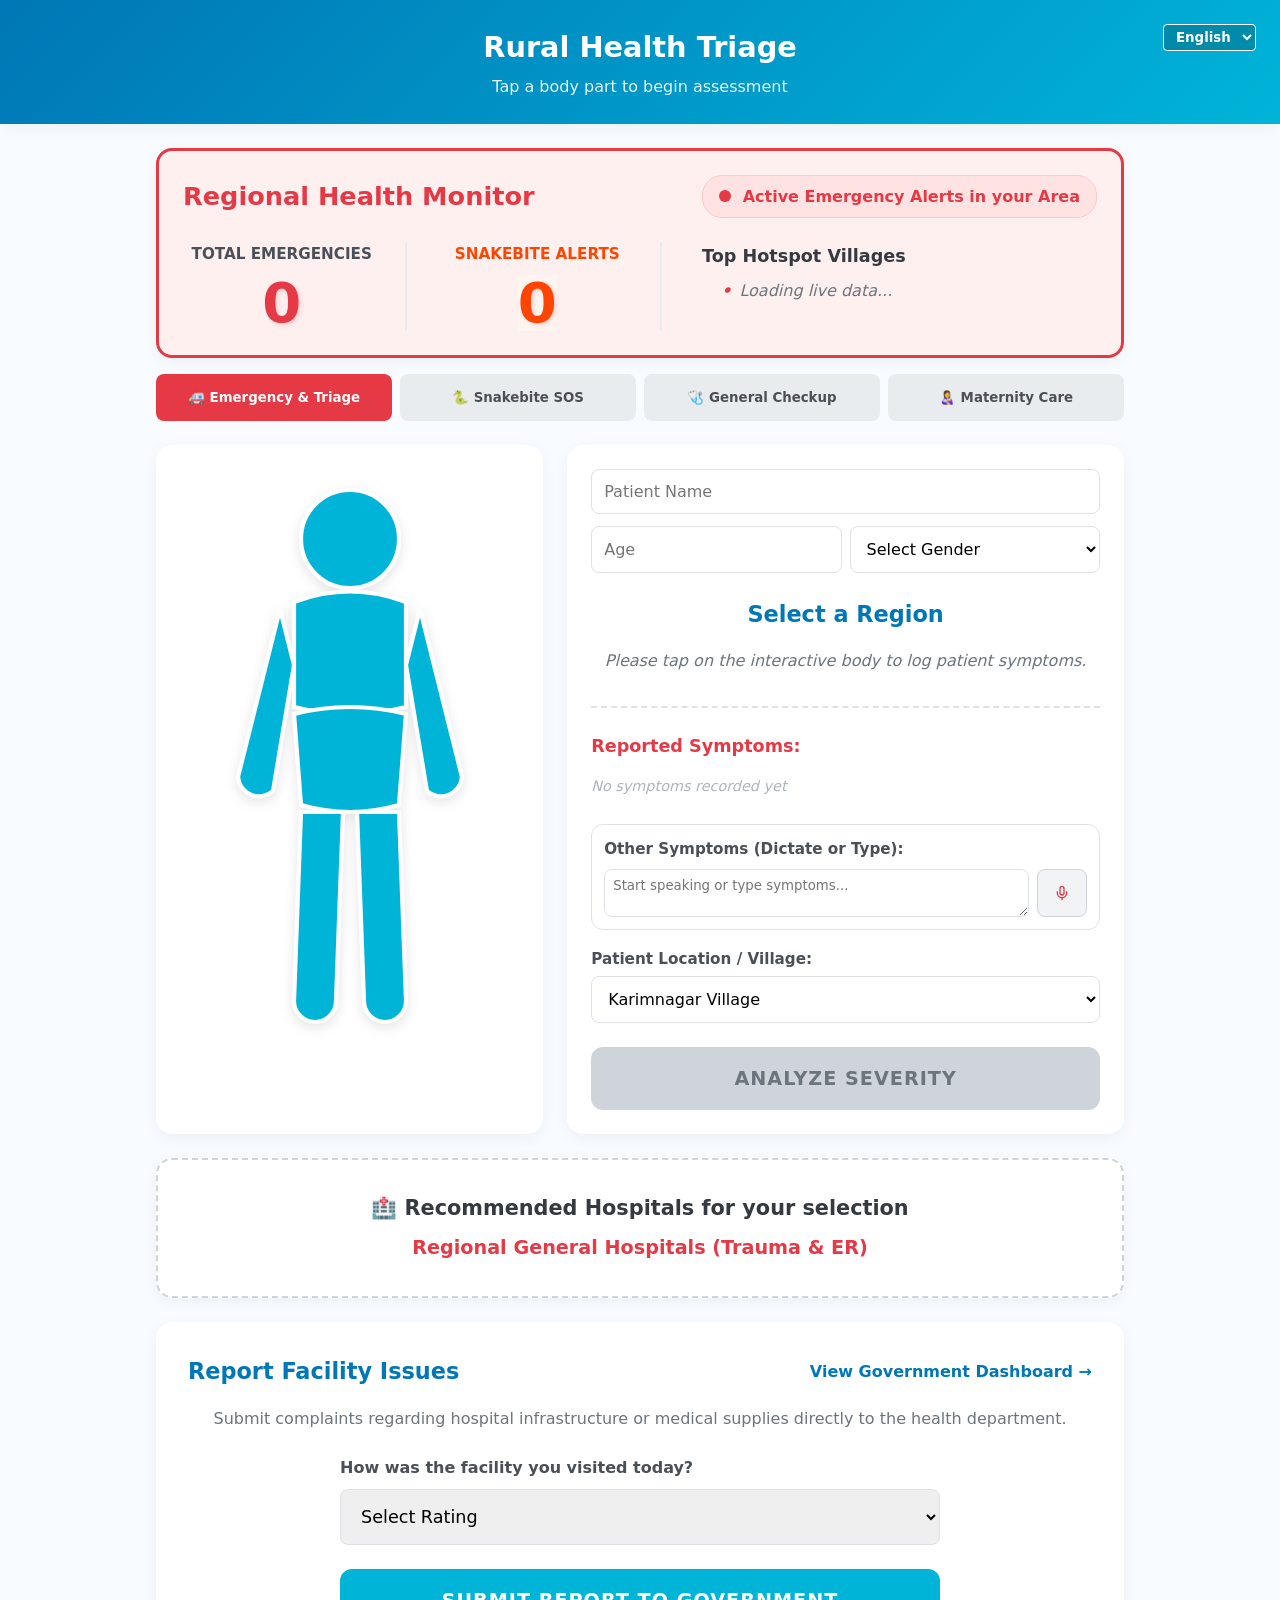
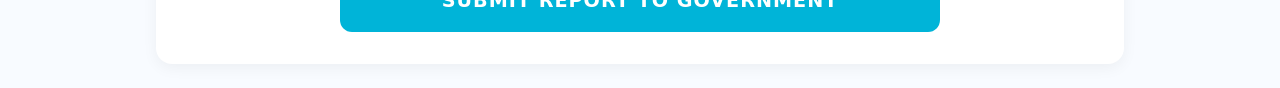
<file: index.html>
<!DOCTYPE html>
<html lang="en">
<head>
    <meta charset="UTF-8">
    <meta name="viewport" content="width=device-width, initial-scale=1.0">
    <title>Rural Health Triage</title>
    <link rel="stylesheet" href="style.css">
    <link rel="manifest" href="manifest.json">
    <meta name="theme-color" content="#0077b6">
</head>
<body>
    <header style="position: relative;">
        <h1 data-i18n="title">Rural Health Triage</h1>
        <p data-i18n="subtitle">Tap a body part to begin assessment</p>
        <div class="lang-toggle" style="position: absolute; top: 1.5rem; right: 1.5rem;">
            <select id="lang-select" style="padding: 0.25rem 0.5rem; border-radius: 4px; border: 1px solid white; font-weight: bold; background: rgba(0,0,0,0.2); color: white; cursor: pointer;">
                <option value="en" style="color: black;">English</option>
                <option value="te" style="color: black;">తెలుగు</option>
            </select>
        </div>
    </header>
    
    <!-- Regional Health Monitor Section -->
    <section class="container" style="margin-top: 1.5rem; margin-bottom: 0;">
        <div class="health-monitor">
            <div class="monitor-header">
                <h2>Regional Health Monitor</h2>
                <div class="status-box">
                    <div class="pulsing-dot"></div>
                    <span>Active Emergency Alerts in your Area</span>
                </div>
            </div>
            <div class="monitor-content" style="display: flex; gap: 2rem; align-items: stretch; flex-wrap: wrap; text-align: center;">
                <div style="flex: 1; border-right: 2px solid #e9ecef; padding-right: 1.5rem; display: flex; flex-direction: column; justify-content: center;">
                    <div style="font-size: 0.95rem; font-weight: bold; color: #495057; text-transform: uppercase; margin-bottom: 0.5rem;" data-i18n="total_emergencies">Total Emergencies</div>
                    <div class="big-red-number" id="monitor-total" style="font-size: 3.5rem; margin: 0 auto;">0</div>
                </div>
                <div style="flex: 1; border-right: 2px solid #e9ecef; padding-right: 1.5rem; display: flex; flex-direction: column; justify-content: center;">
                    <div style="font-size: 0.95rem; font-weight: bold; color: #ff4500; text-transform: uppercase; margin-bottom: 0.5rem;">Snakebite Alerts</div>
                    <div class="big-red-number" id="monitor-snakebites" style="font-size: 3.5rem; color: #ff4500; border-color: #ff4500; background-color: #fff5f0; margin: 0 auto;">0</div>
                </div>
                <div class="hotspots" style="flex: 2; text-align: left; padding-left: 0.5rem;">
                    <h3 style="margin-top: 0; margin-bottom: 0.5rem; font-size: 1.1rem; color: #343a40;">Top Hotspot Villages</h3>
                    <ul id="monitor-hotspots" style="margin: 0; padding-left: 1.2rem;">
                        <li style="color: #6c757d; font-style: italic;">Loading live data...</li>
                    </ul>
                </div>
            </div>
        </div>
    </section>

    <!-- Pillar Navigation -->
    <div class="pillar-nav container" style="margin-top: 1rem; margin-bottom: 0; display: flex; gap: 0.5rem; overflow-x: auto;">
        <button class="pillar-btn active" data-target="pillar-triage" data-hospital="Regional General Hospitals (Trauma & ER)" style="flex: 1; padding: 1rem; border: none; border-radius: 8px; font-weight: bold; background: var(--red); color: white; cursor: pointer; transition: 0.2s;">🚑 Emergency & Triage</button>
        <button class="pillar-btn" data-target="pillar-snakebite" data-hospital="Regional General Hospitals (Trauma & ER)" style="flex: 1; min-width: 150px; padding: 1rem; border: none; border-radius: 8px; font-weight: bold; background: #e9ecef; color: #495057; cursor: pointer; transition: 0.2s;">🐍 Snakebite SOS</button>
        <button class="pillar-btn" data-target="pillar-general" data-hospital="City Cardiac & Diabetic Centers" style="flex: 1; padding: 1rem; border: none; border-radius: 8px; font-weight: bold; background: #e9ecef; color: #495057; cursor: pointer; transition: 0.2s;">🩺 General Checkup</button>
        <button class="pillar-btn" data-target="pillar-maternity" data-hospital="District Maternity Home & Care Clinics" style="flex: 1; min-width: 150px; padding: 1rem; border: none; border-radius: 8px; font-weight: bold; background: #e9ecef; color: #495057; cursor: pointer; transition: 0.2s;">👩‍🍼 Maternity Care</button>
    </div>

    <main class="pillars-wrapper">
        <!-- Pillar 1: Emergency & Triage -->
        <div id="pillar-triage" class="pillar-content container active-pillar">
        <!-- Interactive Silhouette Section -->
        <section class="silhouette-section" aria-label="Interactive Human Silhouette">
            <svg viewBox="0 0 200 400" xmlns="http://www.w3.org/2000/svg" class="human-silhouette">
                <!-- Head -->
                <circle cx="100" cy="50" r="35" id="head" class="body-part" data-part="Head" />
                
                <!-- Chest -->
                <path d="M 60 95 Q 100 80 140 95 L 140 170 Q 100 180 60 170 Z" id="chest" class="body-part" data-part="Chest" />
                
                <!-- Stomach -->
                <path d="M 60 175 Q 100 165 140 175 L 135 240 Q 100 250 65 240 Z" id="stomach" class="body-part" data-part="Stomach" />
                
                <!-- Left Arm -->
                <path d="M 50 100 L 20 220 A 15 15 0 0 0 45 230 L 60 140 Z" id="left-arm" class="body-part" data-part="Limbs" />
                
                <!-- Right Arm -->
                <path d="M 150 100 L 180 220 A 15 15 0 0 1 155 230 L 140 140 Z" id="right-arm" class="body-part" data-part="Limbs" />
                
                <!-- Left Leg -->
                <path d="M 65 245 L 60 380 A 15 15 0 0 0 90 380 L 95 245 Z" id="left-leg" class="body-part" data-part="Limbs" />
                
                <!-- Right Leg -->
                <path d="M 135 245 L 140 380 A 15 15 0 0 1 110 380 L 105 245 Z" id="right-leg" class="body-part" data-part="Limbs" />
            </svg>
        </section>

        <!-- Symptoms Sidebar Section -->
        <section class="sidebar">
            <div class="patient-details" style="margin-bottom: 1.5rem; display: flex; flex-direction: column; gap: 0.75rem;">
                <input type="text" id="patientName" placeholder="Patient Name" style="padding: 0.75rem; border-radius: 8px; border: 1px solid var(--border); font-size: 1rem;" required>
                <div style="display: flex; gap: 0.5rem;">
                    <input type="number" id="patientAge" placeholder="Age" style="flex: 1; padding: 0.75rem; border-radius: 8px; border: 1px solid var(--border); font-size: 1rem;" required min="0">
                    <select id="patientGender" style="flex: 1; padding: 0.75rem; border-radius: 8px; border: 1px solid var(--border); font-size: 1rem; background-color: var(--white); cursor: pointer;" required>
                        <option value="">Select Gender</option>
                        <option value="Male">Male</option>
                        <option value="Female">Female</option>
                        <option value="Other">Other</option>
                    </select>
                </div>
            </div>
            
            <div id="selection-area">
                <h2 id="current-part-title" data-i18n="region_select">Select a Region</h2>
                <p id="instruction-text" data-i18n="instruction">Please tap on the interactive body to logging patient symptoms.</p>
                <form id="symptom-form">
                    <div id="symptoms-container">
                        <!-- Checkboxes will be injected here via JS -->
                    </div>
                </form>
            </div>
            
            <div class="summary-area">
                <div class="selected-summary">
                    <h3 data-i18n="reported" style="color: var(--red);">Emergency & Injury Triage:</h3>
                    <ul id="selected-list">
                        <!-- Selected items shown here -->
                        <li class="empty-state" data-i18n="no_symptoms">No symptoms recorded yet</li>
                    </ul>
                </div>
                
                <!-- Web Speech API Input Area -->
                <div class="voice-input-section" style="margin-top: 1rem; border: 1px solid var(--border); padding: 0.75rem; border-radius: 12px; background: #fff;">
                    <h3 style="font-size: 0.95rem; margin-bottom: 0.5rem; color: #495057;" data-i18n="other_symptoms">Other Symptoms (Dictate or Type):</h3>
                    <div style="display: flex; gap: 0.5rem;">
                        <textarea id="spoken-symptoms" rows="2" placeholder="Start speaking or type symptoms..." style="flex: 1; padding: 0.5rem; border-radius: 8px; border: 1px solid var(--border); resize: vertical; font-family: inherit;" data-i18n="voice_placeholder"></textarea>
                        <button type="button" id="mic-btn" style="margin: 0; padding: 0 1rem; display: flex; align-items: center; justify-content: center; background-color: #f1f3f5; border: 1px solid #ced4da; border-radius: 8px; width: 50px; cursor: pointer; color: var(--red); transition: all 0.2s;" title="Start Web Speech Record">
                            <svg width="24" height="24" viewBox="0 0 24 24" fill="none" stroke="currentColor" stroke-width="2" stroke-linecap="round" stroke-linejoin="round"><path d="M12 2a3 3 0 0 0-3 3v7a3 3 0 0 0 6 0V5a3 3 0 0 0-3-3z"></path><path d="M19 10v2a7 7 0 0 1-14 0v-2"></path><line x1="12" y1="19" x2="12" y2="22"></line></svg>
                        </button>
                    </div>
                </div>
                
                <div class="location-select" style="margin-top: 1rem; margin-bottom: 0.5rem;">
                    <label for="village-select" style="font-weight: 600; font-size: 0.95rem; color: #495057;" data-i18n="village_label">Patient Location / Village:</label>
                    <select id="village-select" style="width: 100%; padding: 0.75rem; border-radius: 8px; border: 1px solid var(--border); margin-top: 0.25rem; font-size: 1rem; background-color: var(--white); cursor: pointer;">
                        <option value="Karimnagar">Karimnagar Village</option>
                        <option value="Warangal">Warangal Outpost</option>
                        <option value="Nizamabad">Nizamabad Clinic</option>
                        <option value="Khammam">Khammam Center</option>
                        <option value="Adilabad">Adilabad Post</option>
                    </select>
                </div>
                
                <button type="button" id="check-severity-btn" class="btn-primary" data-i18n="analyze_btn" disabled>Analyze Severity</button>
            </div>
        </div>

        <!-- Pillar 2: Snakebite SOS -->
        <div id="pillar-snakebite" class="pillar-content container hidden">
            <style>
                @keyframes pulseBorder {
                    0% { box-shadow: 0 0 0 0 rgba(255, 69, 0, 0.7); }
                    70% { box-shadow: 0 0 0 15px rgba(255, 69, 0, 0); }
                    100% { box-shadow: 0 0 0 0 rgba(255, 69, 0, 0); }
                }
            </style>
            <div style="background: #fff5f0; border-radius: var(--radius); padding: 2.5rem; width: 100%; border: 4px solid #ff4500; animation: pulseBorder 1.5s infinite;">
                <h2 style="color: #ff4500; margin-top: 0; margin-bottom: 1.5rem; font-size: 2rem; display: flex; align-items: center; gap: 0.5rem; font-weight: 900; text-transform: uppercase;">🚨 SNAKEBITE EMERGENCY 🚨</h2>
                <div style="display: flex; flex-direction: column; gap: 1.5rem; max-width: 600px;">
                    <div style="display: flex; gap: 0.5rem; flex-wrap: wrap;">
                        <input type="text" id="sb-name" placeholder="Patient Name" style="flex: 1 1 100%; padding: 0.75rem; border-radius: 8px; border: 1px solid #ff9e80; font-size: 1rem;" required>
                        <input type="number" id="sb-age" placeholder="Age" style="flex: 1; padding: 0.75rem; border-radius: 8px; border: 1px solid #ff9e80; font-size: 1rem;" required min="0">
                        <select id="sb-gender" style="flex: 1; padding: 0.75rem; border-radius: 8px; border: 1px solid #ff9e80; font-size: 1rem; background-color: var(--white); cursor: pointer;" required>
                            <option value="">Select Gender</option>
                            <option value="Male">Male</option>
                            <option value="Female">Female</option>
                            <option value="Other">Other</option>
                        </select>
                    </div>

                    <div style="display: grid; grid-template-columns: 1fr 1fr; gap: 1rem;">
                        <div>
                            <label style="font-weight: bold; color: #495057; display: block; margin-bottom: 0.5rem;">Type of Snake</label>
                            <select id="sb-type" style="width: 100%; padding: 1rem; border-radius: 8px; border: 1px solid #ff9e80; font-size: 1.1rem; background-color: var(--white); cursor: pointer;">
                                <option value="Unknown" selected>Unknown / Unsure</option>
                                <option value="Cobra">Cobra</option>
                                <option value="Krait">Krait</option>
                                <option value="Viper">Viper</option>
                                <option value="Non-venomous">Non-venomous</option>
                            </select>
                        </div>
                        <div>
                            <label style="font-weight: bold; color: #495057; display: block; margin-bottom: 0.5rem;">Time of Bite</label>
                            <input type="time" id="sb-time" style="width: 100%; padding: 1rem; border-radius: 8px; border: 1px solid #ff9e80; font-size: 1.1rem;">
                        </div>
                    </div>

                    <div>
                        <label style="font-weight: bold; color: #495057; display: block; margin-bottom: 0.5rem;">Symptoms</label>
                        <textarea id="sb-symptoms" rows="3" placeholder="e.g. swelling, drooping eyelids, bleeding, difficulty breathing..." style="width: 100%; padding: 1rem; border-radius: 8px; border: 1px solid #ff9e80; font-size: 1.1rem; font-family: inherit; resize: vertical;"></textarea>
                    </div>
                    
                    <button type="button" id="sb-submit-btn" style="background-color: #ff4500; color: white; border: none; padding: 1.5rem; border-radius: 16px; font-size: 1.5rem; font-weight: 900; cursor: pointer; text-transform: uppercase; margin-top: 1rem; box-shadow: 0 8px 15px rgba(255, 69, 0, 0.4); width: 100%;">Get Life-Saving Advice</button>
                    
                    <div id="sb-result" class="hidden" style="margin-top: 1rem; padding: 1.5rem; background: #fffcf2; border: 2px dashed #ff4500; border-radius: 8px; text-align: left;">
                        <h4 style="color: #ff4500; margin-top: 0; margin-bottom: 0.5rem; display: flex; align-items: center; gap: 0.5rem; font-size: 1.3rem;"><span>✨</span> Gemini AI Insight</h4>
                        <p id="ai-text-snakebite" style="color: #444; font-size: 16px; font-weight: 400 !important; font-family: 'Segoe UI', Tahoma, Geneva, Verdana, sans-serif; line-height: 1.8; text-align: justify; margin: 0; white-space: pre-wrap;"></p>
                    </div>
                </div>
            </div>
        </div>

        <!-- Pillar 3: General Checkup -->
        <div id="pillar-general" class="pillar-content container hidden">
            <div style="background: var(--white); border-radius: var(--radius); padding: 2.5rem; width: 100%; box-shadow: var(--shadow); border-top: 5px solid var(--blue);">
                <h2 style="color: var(--blue); margin-top: 0; margin-bottom: 1.5rem; font-size: 1.8rem;">Chronic Disease Monitoring</h2>
                <div style="display: flex; flex-direction: column; gap: 1.5rem; max-width: 500px;">
                    <div style="display: flex; gap: 0.5rem; flex-wrap: wrap;">
                        <input type="text" id="gen-name" placeholder="Patient Name" style="flex: 1 1 100%; padding: 0.75rem; border-radius: 8px; border: 1px solid var(--border); font-size: 1rem;" required>
                        <input type="number" id="gen-age" placeholder="Age" style="flex: 1; padding: 0.75rem; border-radius: 8px; border: 1px solid var(--border); font-size: 1rem;" required min="0">
                        <select id="gen-gender" style="flex: 1; padding: 0.75rem; border-radius: 8px; border: 1px solid var(--border); font-size: 1rem; background-color: var(--white); cursor: pointer;" required>
                            <option value="">Select Gender</option>
                            <option value="Male">Male</option>
                            <option value="Female">Female</option>
                            <option value="Other">Other</option>
                        </select>
                    </div>
                    <div>
                        <label style="font-weight: bold; color: #495057; display: block; margin-bottom: 0.5rem;">Blood Pressure (Systolic/Diastolic)</label>
                        <div style="display: flex; gap: 0.5rem; align-items: center;">
                            <input type="number" id="bp-sys" placeholder="120" style="flex: 1; padding: 1rem; border-radius: 8px; border: 1px solid var(--border); font-size: 1.1rem;">
                            <span style="font-size: 1.5rem; color: #adb5bd;">/</span>
                            <input type="number" id="bp-dia" placeholder="80" style="flex: 1; padding: 1rem; border-radius: 8px; border: 1px solid var(--border); font-size: 1.1rem;">
                            <span style="font-weight: bold; color: #6c757d; margin-left: 0.5rem;">mmHg</span>
                        </div>
                    </div>
                    <div>
                        <label style="font-weight: bold; color: #495057; display: block; margin-bottom: 0.5rem;">Blood Sugar Level</label>
                        <div style="display: flex; gap: 0.5rem; align-items: center;">
                            <input type="number" id="blood-sugar" placeholder="e.g. 140" style="flex: 1; padding: 1rem; border-radius: 8px; border: 1px solid var(--border); font-size: 1.1rem;">
                            <span style="font-weight: bold; color: #6c757d;">mg/dL</span>
                        </div>
                    </div>
                    <button type="button" id="check-general-btn" style="background-color: var(--blue); color: white; border: none; padding: 1.25rem; border-radius: 12px; font-size: 1.2rem; font-weight: bold; cursor: pointer; text-transform: uppercase; margin-top: 1rem; box-shadow: 0 4px 10px rgba(0, 119, 182, 0.3);">Save & Analyze Readings</button>
                    
                    <p id="general-confirm" class="hidden" style="color: var(--green); margin-bottom: 0; font-weight: bold;">&#10003; Health Record Updated.</p>
                    <div id="general-result" class="hidden" style="margin-top: 0.5rem; padding: 1.5rem; background: #eaf6ff; border: 2px solid var(--blue); border-radius: 8px;">
                        <div style="display: flex; align-items: center; justify-content: space-between; margin-bottom: 0.5rem;">
                            <h3 id="general-warning" style="color: var(--blue); margin: 0;">Assessment Details</h3>
                            <span id="chronic-badge" class="hidden" style="padding: 0.4rem 0.8rem; border-radius: 12px; font-weight: bold; font-size: 0.85rem; color: white;"></span>
                        </div>
                        <p id="general-plan" style="color: #495057; font-weight: 500;">Please enter your readings and review.</p>
                        
                        <div id="ai-suggestion-chronic" class="hidden" style="margin-top: 1rem; padding: 1rem; background: #fffcf2; border: 2px dashed #ffb703; border-radius: 8px; text-align: left;">
                            <h4 style="color: #d4a373; margin-top: 0; margin-bottom: 0.5rem; display: flex; align-items: center; gap: 0.5rem; font-size: 1.1rem;"><span>✨</span> Gemini AI Suggestion</h4>
                            <p id="ai-text-chronic" style="color: #444; font-size: 16px; font-weight: 400 !important; font-family: 'Segoe UI', Tahoma, Geneva, Verdana, sans-serif; line-height: 1.8; text-align: justify; margin: 0; white-space: pre-wrap;"></p>
                        </div>
                    </div>
                </div>
            </div>
        </div>

        <!-- Pillar 4: Maternity Care -->
        <div id="pillar-maternity" class="pillar-content container hidden">
            <div style="background: var(--white); border-radius: var(--radius); padding: 2.5rem; width: 100%; box-shadow: var(--shadow); border-top: 5px solid var(--pink);">
                <h2 style="color: var(--pink); margin-top: 0; margin-bottom: 1.5rem; font-size: 1.8rem;">Maternal Health Tracker</h2>
                <div style="display: flex; flex-direction: column; gap: 1.5rem; max-width: 500px;">
                    <div style="display: flex; gap: 0.5rem;">
                        <input type="text" id="mat-name" placeholder="Patient Name" style="flex: 2; padding: 0.75rem; border-radius: 8px; border: 1px solid var(--border); font-size: 1rem;" required>
                        <input type="number" id="mat-age" placeholder="Age" style="flex: 1; padding: 0.75rem; border-radius: 8px; border: 1px solid var(--border); font-size: 1rem;" required min="0">
                    </div>
                    <div>
                        <label style="font-weight: bold; color: #495057; display: block; margin-bottom: 0.5rem;">Months of Pregnancy: <span id="preg-months-display" style="color: var(--pink); font-size: 1.2rem; margin-left: 0.5rem;">5</span></label>
                        <input type="range" id="preg-months" min="1" max="9" value="5" style="width: 100%; cursor: pointer; accent-color: var(--pink);">
                    </div>
                    <div>
                        <label style="font-weight: bold; color: #495057; display: block; margin-bottom: 0.5rem;">Current Symptoms</label>
                        <textarea id="preg-symptoms" rows="3" placeholder="e.g. Swelling, Dizziness, Nausea..." style="width: 100%; padding: 1rem; border-radius: 8px; border: 1px solid var(--border); font-size: 1.1rem; font-family: inherit; resize: vertical;"></textarea>
                    </div>
                    <button type="button" id="check-maternity-btn" style="background-color: var(--pink); color: white; border: none; padding: 1.25rem; border-radius: 12px; font-size: 1.2rem; font-weight: bold; cursor: pointer; text-transform: uppercase; margin-top: 1rem; box-shadow: 0 4px 10px rgba(216, 27, 96, 0.3);">Save & Review Maternal Health</button>
                    
                    <p id="maternity-confirm" class="hidden" style="color: var(--green); margin-bottom: 0; font-weight: bold;">&#10003; Health Record Updated.</p>
                    <div id="maternity-result" class="hidden" style="margin-top: 0.5rem; padding: 1.5rem; background: #fce4ec; border: 2px solid var(--pink); border-radius: 8px;">
                        <h3 id="maternity-action" style="color: var(--pink); margin-bottom: 0.5rem;">Clinic Referral</h3>
                        <p id="maternity-plan" style="color: #495057; font-weight: 500;">Reviewing symptoms...</p>
                        
                        <div id="ai-suggestion-maternity" class="hidden" style="margin-top: 1rem; padding: 1rem; background: #fffcf2; border: 2px dashed #ffb703; border-radius: 8px; text-align: left;">
                            <h4 style="color: #d4a373; margin-top: 0; margin-bottom: 0.5rem; display: flex; align-items: center; gap: 0.5rem; font-size: 1.1rem;"><span>✨</span> Gemini AI Suggestion</h4>
                            <p id="ai-text-maternity" style="color: #444; font-size: 16px; font-weight: 400 !important; font-family: 'Segoe UI', Tahoma, Geneva, Verdana, sans-serif; line-height: 1.8; text-align: justify; margin: 0; white-space: pre-wrap;"></p>
                        </div>
                    </div>
                </div>
            </div>
        </div>

        <!-- Shared Recommended Hospitals Section -->
        <div class="container" style="margin-top: 0;">
            <div style="background: var(--white); border-radius: var(--radius); padding: 2rem; width: 100%; text-align: center; box-shadow: var(--shadow); border: 2px dashed #ced4da;">
                <h3 style="color: #343a40; margin-bottom: 0.5rem; font-size: 1.3rem;">🏥 Recommended Hospitals for your selection</h3>
                <p style="font-size: 1.2rem; margin: 0; display: flex; align-items: center; justify-content: center; gap: 0.5rem; flex-wrap: wrap;">
                    <span id="hospital-recommendation-text" style="color: var(--red); font-weight: bold;">Regional General Hospitals (Trauma & ER)</span>
                    <span id="asv-badge" class="hidden" style="background: var(--green); color: white; padding: 0.2rem 0.6rem; border-radius: 12px; font-size: 0.85rem; font-weight: bold;">💉 ASV (Anti-Venom) Available</span>
                </p>
            </div>
        </div>
    </main>

    <!-- Feedback / Admin Section -->
    <section class="container" style="margin-top: 0;">
        <div class="feedback-section" style="background: var(--white); border-radius: var(--radius); padding: 2rem; box-shadow: var(--shadow); width: 100%;">
            <div style="display: flex; justify-content: space-between; align-items: center; margin-bottom: 1rem;">
                <h2 style="margin: 0;" data-i18n="feedback_title">Healthcare Facility Feedback</h2>
                <a href="http://127.0.0.1:5000/admin" target="_blank" style="color: var(--primary); font-weight: bold; text-decoration: none;" data-i18n="dashboard_link">View Government Dashboard &rarr;</a>
            </div>
            <p style="text-align: center; margin-bottom: 1.5rem; color: #6c757d;" data-i18n="feedback_desc">Please let us know how your experience was to help the health department improve facilities.</p>
            <form id="feedback-form" style="display: flex; flex-direction: column; gap: 1rem; max-width: 600px; margin: 0 auto;">
                <label for="facility-rating" style="font-weight: bold; margin-bottom: -0.5rem; color: #495057;">How was the facility you visited today?</label>
                <select id="facility-rating" style="padding: 1rem; border-radius: 8px; border: 1px solid var(--border); font-size: 1.1rem; font-family: inherit; width: 100%; cursor: pointer;" required>
                    <option value="" disabled selected>Select Rating</option>
                    <option value="Well Done">Well Done</option>
                    <option value="Good">Good</option>
                    <option value="Average">Average</option>
                    <option value="Worst">Worst</option>
                </select>

                <div id="urgent-report-container" class="hidden" style="display: flex; flex-direction: column; gap: 0.5rem; margin-top: 0.5rem;">
                    <label for="complaint-text" style="font-weight: bold; color: var(--red);">🚨 Urgent Report to Health Ministry:</label>
                    <textarea id="complaint-text" rows="4" placeholder="Describe the issue (e.g., no doctors, no medicine, poor hygiene)" style="padding: 1rem; border-radius: 8px; border: 2px solid var(--red); font-family: inherit; resize: vertical; font-size: 1rem;"></textarea>
                </div>

                <button type="submit" id="submit-feedback-btn" class="btn-secondary" style="background-color: var(--primary-light); color: white; border: none; font-weight: bold; margin-top: 0.5rem;" data-i18n="submit_feedback">Submit Feedback</button>
            </form>
            <p id="feedback-success" class="hidden" style="color: var(--green); text-align: center; font-weight: bold; margin-top: 1rem;">&#10003; Feedback submitted successfully.</p>
        </div>
    </section>

    <!-- Modal for Result -->
    <div id="result-overlay" class="hidden">
        <div class="result-card" style="max-height: 90vh; overflow-y: auto;">
            <h3>Triage Recommended Action</h3>
            <div id="severity-badge" class="badge"></div>
            <p id="severity-desc" class="description"></p>
            
            <div id="ai-suggestion-triage" class="hidden" style="margin: 1.5rem 0; padding: 1rem; background: #fffcf2; border: 2px dashed #ffb703; border-radius: 8px; text-align: left;">
                <h4 style="color: #d4a373; margin-top: 0; margin-bottom: 0.5rem; display: flex; align-items: center; gap: 0.5rem; font-size: 1.1rem;"><span>✨</span> Gemini AI Suggestion</h4>
                <p id="ai-text-triage" style="color: #444; font-size: 16px; font-weight: 400 !important; font-family: 'Segoe UI', Tahoma, Geneva, Verdana, sans-serif; line-height: 1.8; text-align: justify; margin: 0; white-space: pre-wrap;"></p>
            </div>
            
            <button class="btn-secondary" id="close-result-btn">Acknowledge</button>
        </div>
    </div>

    <!-- Booking Modal -->
    <div id="booking-overlay" class="hidden">
        <div class="result-card">
            <h3 id="booking-title" style="margin-bottom: 1rem; color: #343a40; font-size: 1.5rem;">Booking for...</h3>
            <p style="margin-bottom: 1.5rem; color: #495057; font-size: 1.1rem;">Select an available time slot for the local appointment:</p>
            <input type="date" id="booking-date" style="padding: 1rem; border-radius: 8px; border: 1px solid var(--border); width: 100%; margin-bottom: 1.5rem; font-size: 1.1rem; font-family: inherit;">
            <button class="btn-primary" id="confirm-booking-btn" style="background-color: var(--green); box-shadow: 0 4px 10px rgba(42, 157, 143, 0.3);">Confirm Booking</button>
            <button class="btn-secondary" id="close-booking-btn">Cancel</button>
        </div>
    </div>

    <script src="script.js"></script>
</body>
</html>
</file>
<file: style.css>
:root {
    --primary: #0077b6;
    --primary-light: #00b4d8;
    --bg: #f8fbff;
    --white: #ffffff;
    --text: #023e8a;
    --gray: #e9ecef;
    --border: #dee2e6;
    
    --red: #e63946;
    --yellow: #ffb703;
    --green: #2a9d8f;
    --blue: #0077b6;
    --pink: #d81b60;
    
    --shadow: 0 4px 15px rgba(0,0,0,0.05);
    --radius: 16px;
}

* {
    box-sizing: border-box;
    margin: 0;
    padding: 0;
    font-family: 'Segoe UI', system-ui, -apple-system, sans-serif;
}

body {
    background-color: var(--bg);
    color: var(--text);
    line-height: 1.6;
}

header {
    background-color: var(--primary);
    background-image: linear-gradient(135deg, var(--primary) 0%, var(--primary-light) 100%);
    color: var(--white);
    padding: 1.5rem;
    text-align: center;
    box-shadow: var(--shadow);
}

header h1 {
    font-size: 1.8rem;
    font-weight: 700;
}

header p {
    font-size: 1rem;
    opacity: 0.9;
    margin-top: 0.25rem;
}

.container {
    display: flex;
    flex-direction: column;
    max-width: 1000px;
    margin: 1.5rem auto;
    padding: 0 1rem;
    gap: 1.5rem;
}

@media (min-width: 768px) {
    .container {
        flex-direction: row;
        align-items: stretch;
    }
    
    .silhouette-section {
        flex: 0 0 40%;
    }
    
    .sidebar {
        flex: 1;
        display: flex;
        flex-direction: column;
    }
}

/* Regional Health Monitor */
.health-monitor {
    background-color: #fff0f0;
    border: 3px solid var(--red);
    border-radius: var(--radius);
    padding: 1.5rem;
    box-shadow: var(--shadow);
    width: 100%;
}

.monitor-header {
    display: flex;
    justify-content: space-between;
    align-items: center;
    margin-bottom: 1.5rem;
    flex-wrap: wrap;
    gap: 1rem;
}

.health-monitor h2 {
    color: var(--red);
    margin: 0;
    font-size: 1.6rem;
    text-align: left;
}

.status-box {
    display: flex;
    align-items: center;
    background: #ffe3e3;
    padding: 0.5rem 1rem;
    border-radius: 20px;
    font-weight: bold;
    color: var(--red);
    border: 1px solid #ffc9c9;
}

.pulsing-dot {
    width: 12px;
    height: 12px;
    background-color: var(--red);
    border-radius: 50%;
    margin-right: 0.75rem;
    animation: pulseDot 1.5s infinite;
}

@keyframes pulseDot {
    0% { transform: scale(1); box-shadow: 0 0 0 0 rgba(230, 57, 70, 0.7); }
    70% { transform: scale(1.2); box-shadow: 0 0 0 8px rgba(230, 57, 70, 0); }
    100% { transform: scale(1); box-shadow: 0 0 0 0 rgba(230, 57, 70, 0); }
}

.monitor-content {
    display: flex;
    flex-wrap: wrap;
    align-items: center;
    gap: 2rem;
}

.big-red-number {
    font-size: 4.5rem;
    font-weight: 900;
    color: var(--red);
    line-height: 1;
    text-shadow: 2px 2px 4px rgba(230, 57, 70, 0.2);
}

.hotspots h3 {
    font-size: 1.1rem;
    color: #495057;
    margin-bottom: 0.5rem;
}

.hotspots ul {
    list-style: none;
    padding: 0;
}

.hotspots li {
    font-size: 1rem;
    color: #343a40;
    margin-bottom: 0.25rem;
    display: flex;
    align-items: center;
}

.hotspots li::before {
    content: "•";
    color: var(--red);
    font-weight: bold;
    display: inline-block; 
    margin-right: 0.5rem;
}

.silhouette-section, .sidebar {
    background: var(--white);
    border-radius: var(--radius);
    padding: 1.5rem;
    box-shadow: var(--shadow);
}

.sidebar {
    display: flex;
    flex-direction: column;
    justify-content: space-between;
}

h2 {
    color: var(--primary);
    margin-bottom: 1rem;
    font-size: 1.4rem;
    text-align: center;
}

.human-silhouette {
    width: 100%;
    max-width: 280px;
    height: auto;
    display: block;
    margin: 0 auto;
    filter: drop-shadow(0 4px 6px rgba(0,0,0,0.1));
}

.body-part {
    fill: var(--primary-light);
    stroke: var(--white);
    stroke-width: 3;
    cursor: pointer;
    transition: all 0.3s cubic-bezier(0.25, 0.8, 0.25, 1);
}

.body-part:hover, .body-part.active {
    fill: var(--primary);
    stroke: var(--primary);
    transform: scale(1.02);
    transform-origin: center;
}

#instruction-text {
    text-align: center;
    color: #6c757d;
    font-style: italic;
    margin-bottom: 2rem;
}

.symptom-checkbox {
    display: flex;
    align-items: center;
    padding: 1rem;
    margin-bottom: 0.75rem;
    background-color: var(--bg);
    border: 1px solid var(--border);
    border-radius: 12px;
    cursor: pointer;
    transition: all 0.2s ease;
}

.symptom-checkbox:hover {
    border-color: var(--primary-light);
    background-color: #eaf6ff;
}

.symptom-checkbox input[type="checkbox"] {
    width: 24px;
    height: 24px;
    margin-right: 1rem;
    accent-color: var(--primary);
    cursor: pointer;
}

.symptom-checkbox label {
    font-size: 1.1rem;
    font-weight: 500;
    flex: 1;
    cursor: pointer;
}

.summary-area {
    margin-top: auto;
    border-top: 2px dashed var(--border);
    padding-top: 1.5rem;
}

.selected-summary h3 {
    font-size: 1.1rem;
    color: #495057;
    margin-bottom: 0.5rem;
}

.selected-summary ul {
    list-style-type: none;
    display: flex;
    flex-wrap: wrap;
    gap: 0.5rem;
    min-height: 40px;
}

.selected-summary li {
    background: var(--primary-light);
    color: var(--white);
    padding: 0.4rem 0.8rem;
    border-radius: 20px;
    font-size: 0.9rem;
    font-weight: 600;
    box-shadow: 0 2px 4px rgba(0,0,0,0.1);
}

.selected-summary .empty-state {
    background: none;
    color: #adb5bd;
    box-shadow: none;
    font-weight: 400;
    font-style: italic;
    padding: 0.4rem 0;
}

.btn-primary, .btn-secondary {
    display: block;
    width: 100%;
    padding: 1.25rem;
    font-size: 1.2rem;
    font-weight: bold;
    border: none;
    border-radius: 12px;
    cursor: pointer;
    margin-top: 1.5rem;
    transition: all 0.2s ease;
    text-transform: uppercase;
    letter-spacing: 1px;
}

.btn-primary {
    background-color: var(--primary);
    color: var(--white);
    box-shadow: 0 4px 10px rgba(0, 119, 182, 0.3);
}

.btn-primary:not(:disabled):hover {
    background-color: #023e8a;
    transform: translateY(-2px);
    box-shadow: 0 6px 15px rgba(0, 119, 182, 0.4);
}

.btn-secondary {
    background-color: #f8f9fa;
    color: #495057;
    border: 1px solid #ced4da;
}

.btn-secondary:hover {
    background-color: #e9ecef;
}

.btn-primary:active, .btn-secondary:active, .book-btn:active {
    transform: scale(0.98);
}

.book-btn {
    text-decoration: none;
    margin-bottom: 1rem;
    background-color: var(--red);
    color: white;
}

.book-btn:not(:disabled):hover {
    background-color: #d90429;
}

.btn-primary:disabled {
    background-color: #ced4da;
    color: #6c757d;
    box-shadow: none;
    cursor: not-allowed;
    transform: none;
}

/* Result Overlay */
.hidden {
    display: none !important;
}

#result-overlay {
    position: fixed;
    top: 0;
    left: 0;
    width: 100vw;
    height: 100vh;
    background: rgba(0,0,0,0.6);
    backdrop-filter: blur(4px);
    display: flex;
    justify-content: center;
    align-items: center;
    z-index: 1000;
    animation: fadeIn 0.3s ease;
}

.result-card {
    background: var(--white);
    padding: 2.5rem;
    border-radius: 20px;
    text-align: center;
    width: 90%;
    max-width: 450px;
    box-shadow: 0 20px 40px rgba(0,0,0,0.2);
    animation: slideUp 0.4s cubic-bezier(0.175, 0.885, 0.32, 1.275);
}

.result-card h3 {
    margin-bottom: 1.5rem;
    font-size: 1.5rem;
    color: #343a40;
}

.badge {
    padding: 1.25rem;
    border-radius: 12px;
    font-size: 1.8rem;
    font-weight: 800;
    color: var(--white);
    margin-bottom: 1rem;
    text-transform: uppercase;
    letter-spacing: 2px;
    box-shadow: 0 8px 20px rgba(0,0,0,0.15);
}

.description {
    font-size: 1.1rem;
    font-weight: 500;
    margin-bottom: 2rem;
    color: #495057;
}

.badge.red {
    background-color: var(--red);
    animation: pulseRed 2s infinite;
}

.badge.yellow {
    background-color: var(--yellow);
}

.badge.green {
    background-color: var(--green);
}

@keyframes fadeIn {
    from { opacity: 0; }
    to { opacity: 1; }
}

@keyframes slideUp {
    from { opacity: 0; transform: translateY(30px); }
    to { opacity: 1; transform: translateY(0); }
}

@keyframes pulseRed {
    0% { transform: scale(1); box-shadow: 0 0 0 0 rgba(230, 57, 70, 0.7); }
    70% { transform: scale(1.05); box-shadow: 0 0 0 15px rgba(230, 57, 70, 0); }
    100% { transform: scale(1); box-shadow: 0 0 0 0 rgba(230, 57, 70, 0); }
}
</file>
